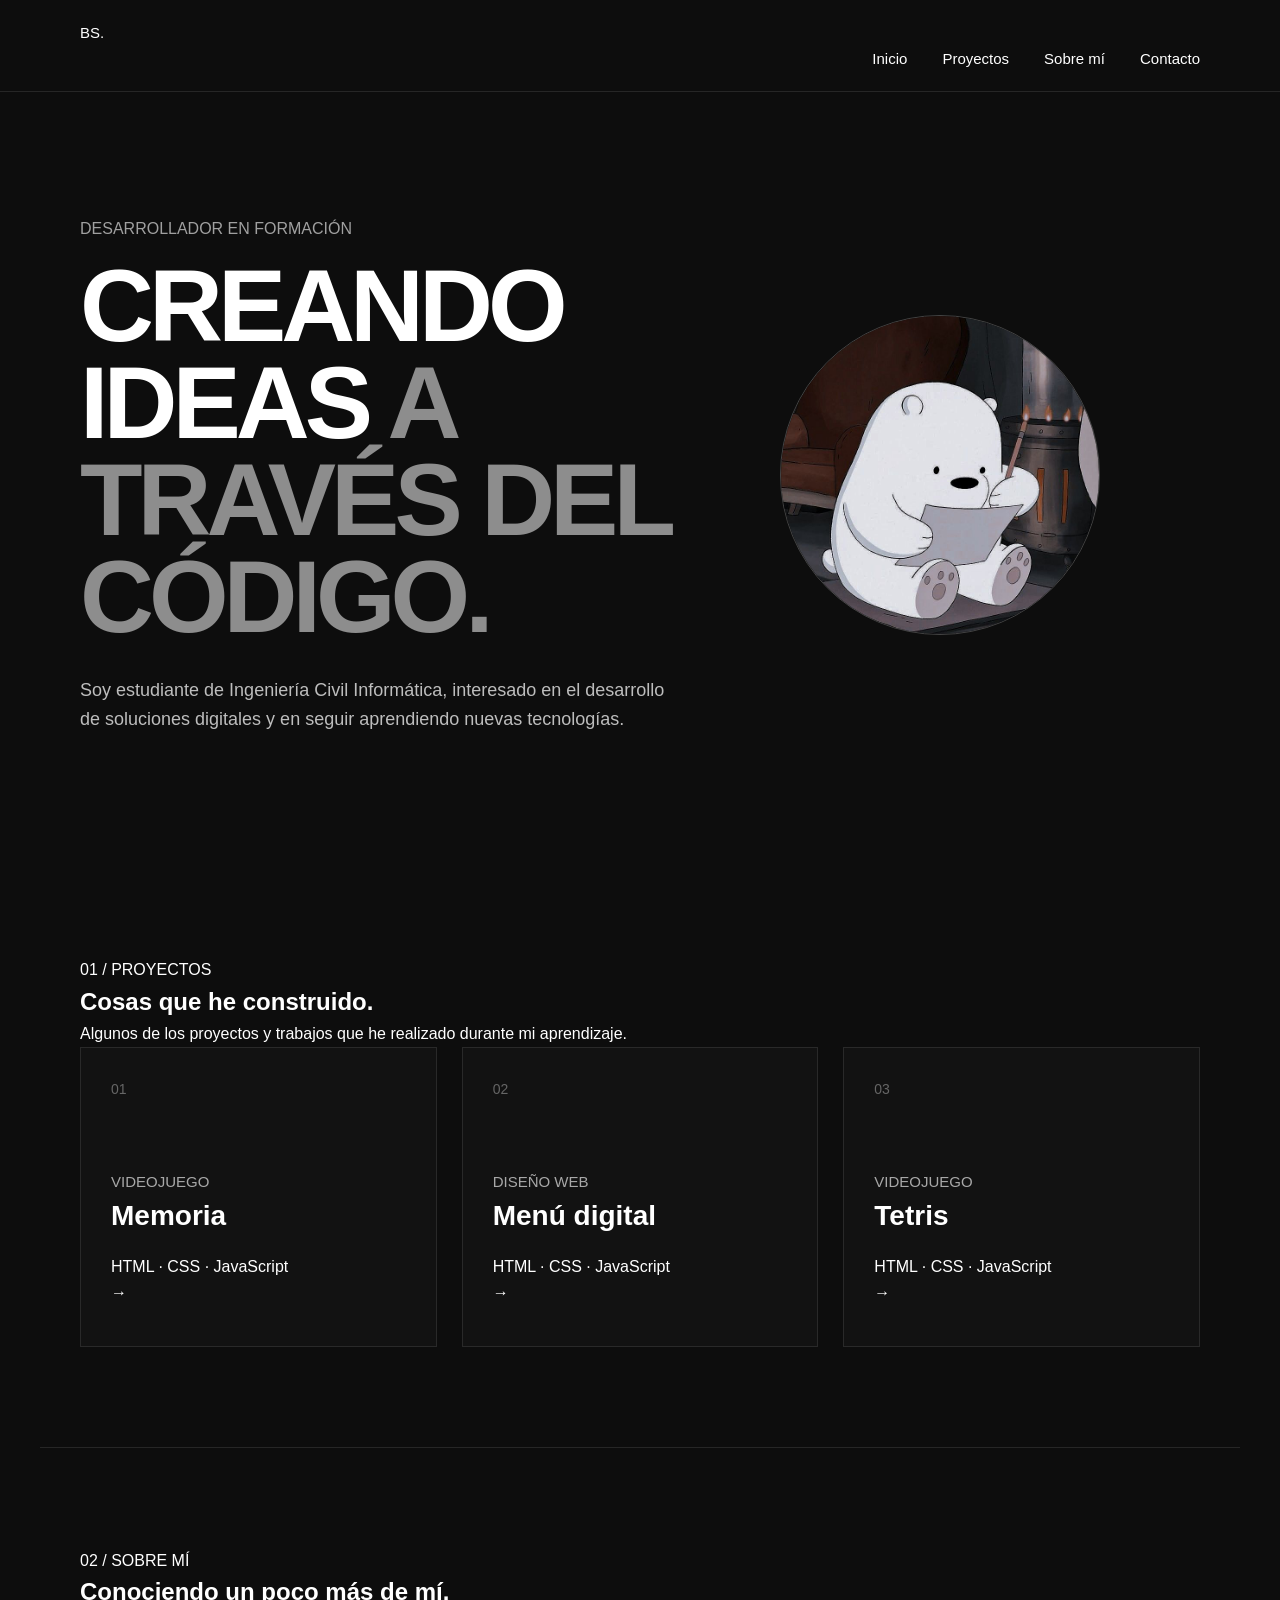
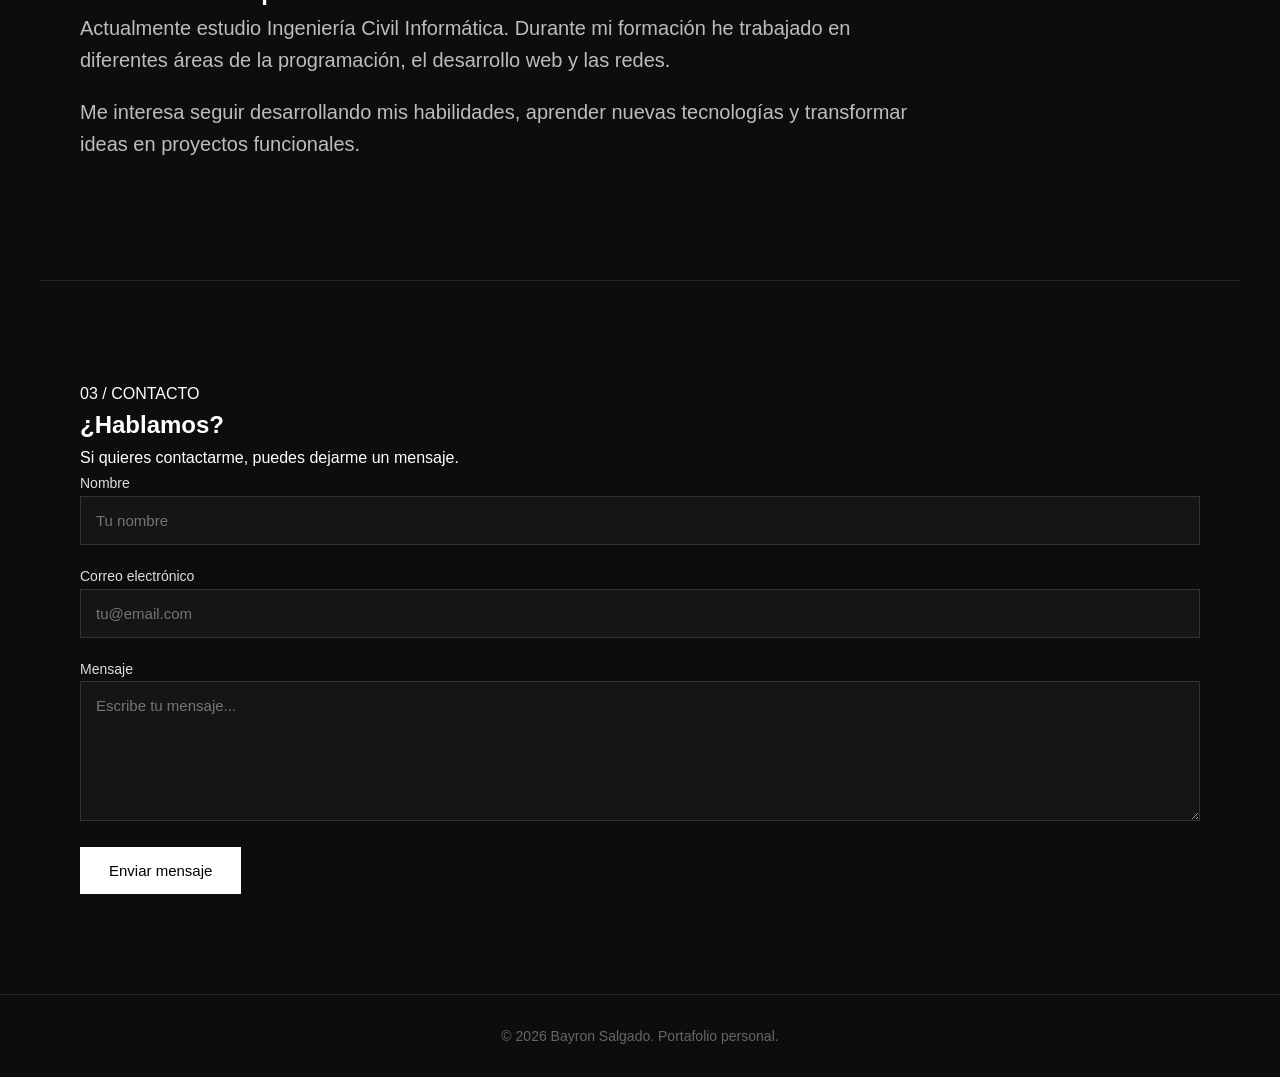
<file: index.html>
<!DOCTYPE html>
<html lang="es">

<head>
    <meta charset="UTF-8">
    <meta name="viewport" content="width=device-width, initial-scale=1.0">

    <title>Portafolio | Bayron Salgado</title>

    <link rel="stylesheet" href="assets/css/style.css">
</head>

<body>

    <!-- ENCABEZADO -->
    <header>

        <nav class="navbar" aria-label="Navegación principal">

            <a href="index.html" class="logo">
                BS.
            </a>

            <ul class="nav-links">

                <li>
                    <a href="#inicio">Inicio</a>
                </li>

                <li>
                    <a href="#proyectos">Proyectos</a>
                </li>

                <li>
                    <a href="#sobre-mi">Sobre mí</a>
                </li>

                <li>
                    <a href="#contacto">Contacto</a>
                </li>

            </ul>

        </nav>

    </header>


    <!-- CONTENIDO PRINCIPAL -->
    <main>


        <!-- ==============================
             INICIO
             ============================== -->

        <section id="inicio" class="hero">

            <div class="hero-text">

                <p class="hero-tag">
                    DESARROLLADOR EN FORMACIÓN
                </p>

                <h1>
                    CREANDO IDEAS
                    <span>A TRAVÉS DEL CÓDIGO.</span>
                </h1>

                <p class="hero-description">
                    Soy estudiante de Ingeniería Civil Informática,
                    interesado en el desarrollo de soluciones digitales
                    y en seguir aprendiendo nuevas tecnologías.
                </p>

            </div>


            <div class="hero-image">

                <div class="image-circle">

                    <img src="assets/img/polar.jpeg" alt="Foto de Bayron Salgado">

                </div>

            </div>

        </section>



        <!-- ==============================
             PROYECTOS
             ============================== -->

        <section id="proyectos" class="projects">

            <div class="section-header">

                <p class="section-tag">
                    01 / PROYECTOS
                </p>

                <h2>
                    Cosas que he
                    <span>construido.</span>
                </h2>

                <p>
                    Algunos de los proyectos y trabajos que he realizado
                    durante mi aprendizaje.
                </p>

            </div>


            <div class="project-grid">


                <!-- JUEGO DE MEMORIA -->

                <a href="proyectos/memoria/index.html" class="project-card">

                    <div class="project-number">
                        01
                    </div>

                    <div class="project-content">

                        <p>
                            VIDEOJUEGO
                        </p>

                        <h3>
                            Memoria
                        </h3>

                        <span>
                            HTML · CSS · JavaScript
                        </span>

                    </div>

                    <div class="project-arrow">
                        →
                    </div>

                </a>



                <!-- PROYECTO 2 -->

                <a href="proyectos/menu/index.html" class="project-card">

                    <div class="project-number">
                        02
                    </div>

                    <div class="project-content">

                        <p>
                            DISEÑO WEB
                        </p>

                        <h3>
                            Menú digital
                        </h3>

                        <span>
                            HTML · CSS · JavaScript
                        </span>

                    </div>

                    <div class="project-arrow">
                        →
                    </div>

                </a>



                <!-- PROYECTO 4 -->

                <a href="proyectos/tetris/index.html" class="project-card">

                    <div class="project-number">
                        03
                    </div>

                    <div class="project-content">

                        <p>
                            VIDEOJUEGO
                        </p>

                        <h3>
                            Tetris
                        </h3>

                        <span>
                            HTML · CSS · JavaScript
                        </span>

                    </div>

                    <div class="project-arrow">
                        →
                    </div>

                </a>

            </div>

        </section>



        <!-- ==============================
             SOBRE MÍ
             ============================== -->

        <section id="sobre-mi" class="about">

            <div class="section-header">

                <p class="section-tag">
                    02 / SOBRE MÍ
                </p>

                <h2>
                    Conociendo un poco
                    <span>más de mí.</span>
                </h2>

            </div>


            <div class="about-content">

                <p>
                    Actualmente estudio Ingeniería Civil Informática.
                    Durante mi formación he trabajado en diferentes áreas
                    de la programación, el desarrollo web y las redes.
                </p>

                <p>
                    Me interesa seguir desarrollando mis habilidades,
                    aprender nuevas tecnologías y transformar ideas
                    en proyectos funcionales.
                </p>

            </div>

        </section>



        <!-- ==============================
             CONTACTO
             ============================== -->

        <section id="contacto" class="contact">

            <div class="section-header">

                <p class="section-tag">
                    03 / CONTACTO
                </p>

                <h2>
                    ¿Hablamos?
                </h2>

                <p>
                    Si quieres contactarme, puedes dejarme un mensaje.
                </p>

            </div>


            <form class="contact-form">


                <div class="form-group">

                    <label for="nombre">
                        Nombre
                    </label>

                    <input
                        type="text"
                        id="nombre"
                        name="nombre"
                        placeholder="Tu nombre"
                    >

                </div>



                <div class="form-group">

                    <label for="correo">
                        Correo electrónico
                    </label>

                    <input
                        type="email"
                        id="correo"
                        name="correo"
                        placeholder="tu@email.com"
                    >

                </div>



                <div class="form-group">

                    <label for="mensaje">
                        Mensaje
                    </label>

                    <textarea
                        id="mensaje"
                        name="mensaje"
                        rows="6"
                        placeholder="Escribe tu mensaje..."
                    ></textarea>

                </div>



                <button type="submit">
                    Enviar mensaje
                </button>

            </form>

        </section>

    </main>



    <!-- PIE DE PÁGINA -->

    <footer>

        <p>
            © 2026 Bayron Salgado. Portafolio personal.
        </p>

    </footer>


</body>

</html>
</file>
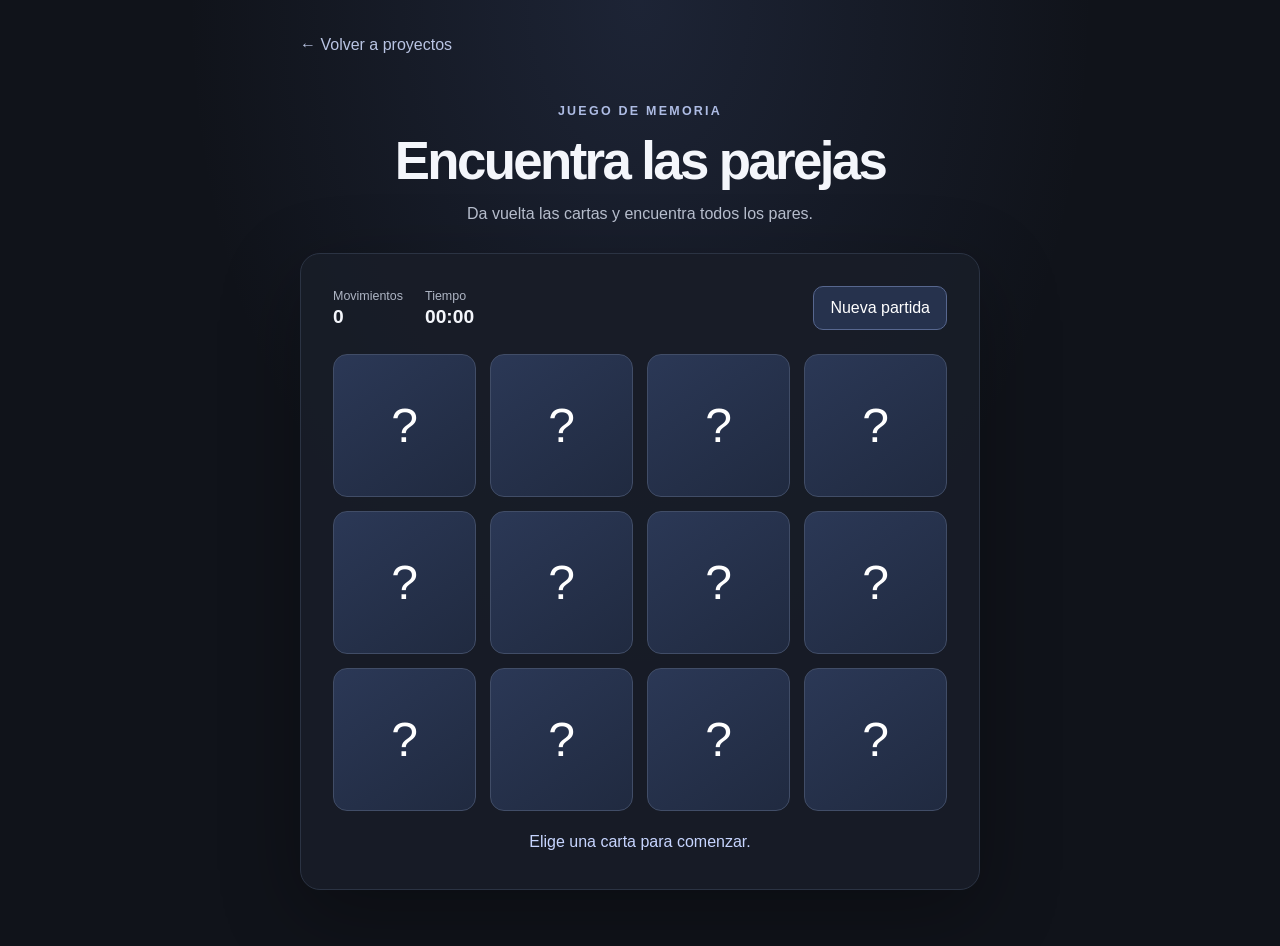
<file: proyectos/memoria/index.html>
<!DOCTYPE html>
<html lang="es">

<head>
    <meta charset="UTF-8">
    <meta name="viewport" content="width=device-width, initial-scale=1.0">
    <meta name="theme-color" content="#10131a">
    <title>Memoria | Bayron Salgado</title>
    <link rel="stylesheet" href="style.css">
    <script src="script.js" defer></script>
</head>

<body>
    <main class="game">
        <a class="back-link" href="../../index.html#proyectos">← Volver a proyectos</a>

        <header class="game-header">
            <p class="eyebrow">JUEGO DE MEMORIA</p>
            <h1>Encuentra las parejas</h1>
            <p class="intro">Da vuelta las cartas y encuentra todos los pares.</p>
        </header>

        <section class="game-panel" aria-label="Partida de memoria">
            <div class="game-toolbar">
                <div class="stat">
                    <span class="stat-label">Movimientos</span>
                    <strong id="moves">0</strong>
                </div>
                <div class="stat">
                    <span class="stat-label">Tiempo</span>
                    <strong id="timer" role="timer" aria-live="off">00:00</strong>
                </div>
                <button class="restart-button" id="restart" type="button">Nueva partida</button>
            </div>

            <div class="card-grid" id="card-grid" aria-label="Cartas del juego"></div>
            <p class="game-message" id="game-message" role="status" aria-live="polite">
                Elige una carta para comenzar.
            </p>
        </section>
    </main>
</body>

</html>
</file>
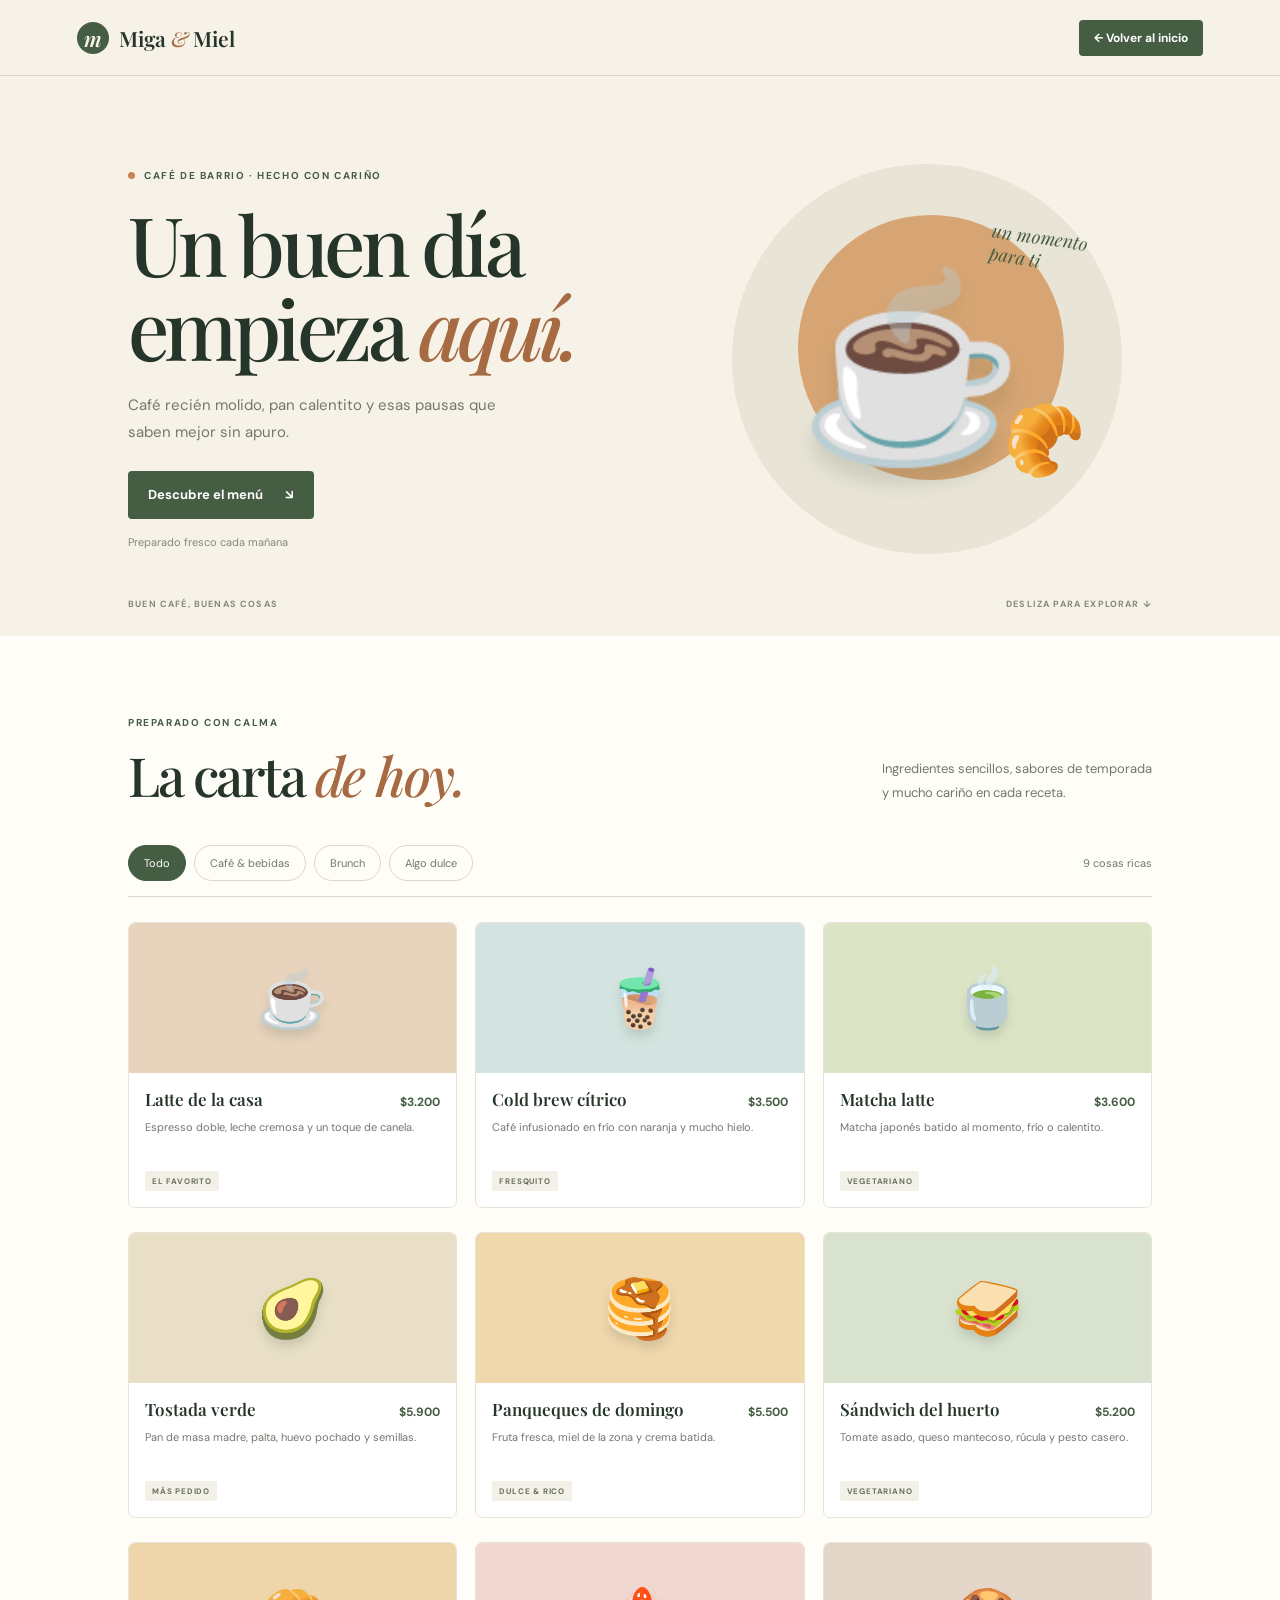
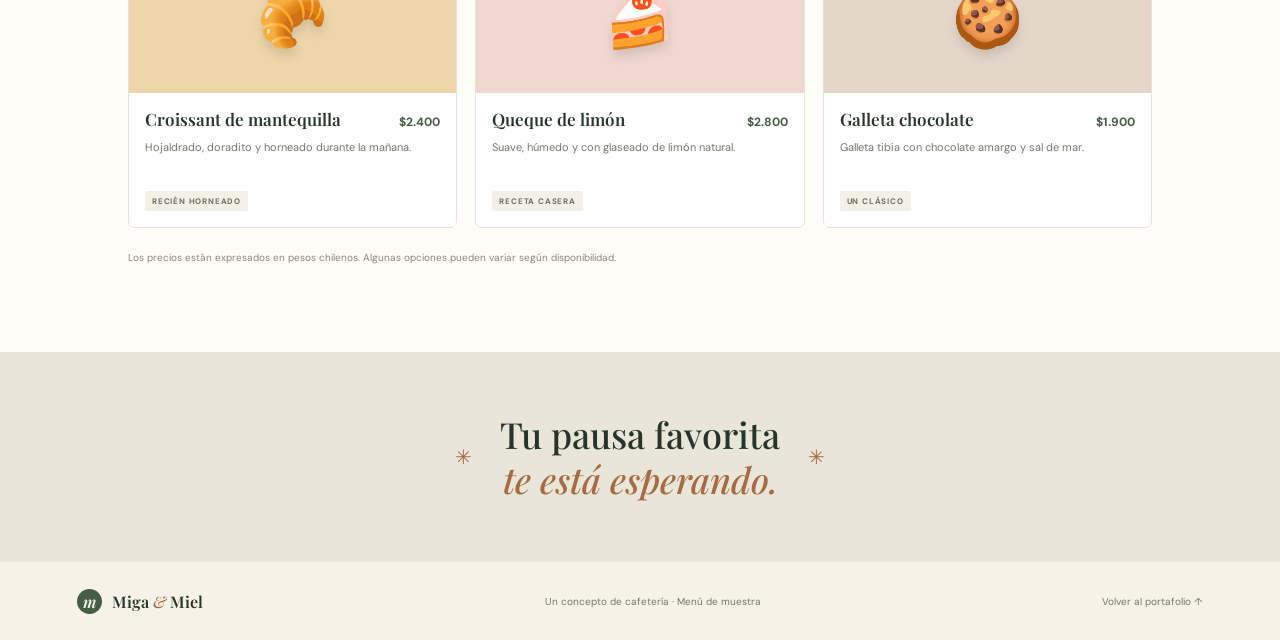
<file: proyectos/menu/index.html>
<!DOCTYPE html>
<html lang="es">
<head>
    <meta charset="UTF-8">
    <meta name="viewport" content="width=device-width, initial-scale=1">
    <meta name="theme-color" content="#f7f2e8">
    <meta name="description" content="Menú digital de Miga y Miel, una cafetería de barrio.">
    <title>Menú | Miga y Miel</title>
    <link rel="stylesheet" href="style.css">
    <script src="script.js" defer></script>
</head>
<body>
    <header class="site-header">
        <a class="brand" href="#inicio" aria-label="Miga y Miel, inicio">
            <span class="brand-mark" aria-hidden="true">m</span>
            <span>Miga <i>&</i> Miel</span>
        </a>
        <a class="header-link" href="../../index.html">← Volver al inicio</a>
    </header>

    <main>
        <section class="hero" id="inicio">
            <div class="hero-copy">
                <p class="eyebrow"><span></span> CAFÉ DE BARRIO · HECHO CON CARIÑO</p>
                <h1>Un buen día<br>empieza <em>aquí.</em></h1>
                <p class="hero-description">Café recién molido, pan calentito y esas pausas que saben mejor sin apuro.</p>
                <a class="hero-button" href="#menu">Descubre el menú <span aria-hidden="true">↘</span></a>
                <p class="hero-note">Preparado fresco cada mañana</p>
            </div>
            <div class="hero-art" aria-label="Ilustración de una taza de café y un croissant" role="img">
                <span class="sun-shape"></span>
                <span class="coffee-cup" aria-hidden="true">☕</span>
                <span class="croissant" aria-hidden="true">🥐</span>
                <span class="art-caption">un momento<br>para ti</span>
            </div>
            <div class="hero-bottom">
                <span>BUEN CAFÉ, BUENAS COSAS</span>
                <span>DESLIZA PARA EXPLORAR ↓</span>
            </div>
        </section>

        <section class="menu-section" id="menu">
            <div class="section-heading">
                <div>
                    <p class="eyebrow">PREPARADO CON CALMA</p>
                    <h2>La carta <em>de hoy.</em></h2>
                </div>
                <p>Ingredientes sencillos, sabores de temporada<br class="desktop-break"> y mucho cariño en cada receta.</p>
            </div>

            <div class="menu-toolbar">
                <div class="filters" role="group" aria-label="Filtrar productos por categoría">
                    <button class="filter-button is-active" type="button" data-filter="todos" aria-pressed="true">Todo</button>
                    <button class="filter-button" type="button" data-filter="cafe" aria-pressed="false">Café & bebidas</button>
                    <button class="filter-button" type="button" data-filter="brunch" aria-pressed="false">Brunch</button>
                    <button class="filter-button" type="button" data-filter="dulce" aria-pressed="false">Algo dulce</button>
                </div>
                <p class="menu-count" id="menu-count" aria-live="polite">9 cosas ricas</p>
            </div>

            <div class="menu-grid" id="menu-grid">
                <article class="menu-card" data-category="cafe">
                    <div class="dish-art art-latte" aria-hidden="true"><span>☕</span></div>
                    <div class="dish-info">
                        <div class="dish-title"><h3>Latte de la casa</h3><span>$3.200</span></div>
                        <p>Espresso doble, leche cremosa y un toque de canela.</p>
                        <span class="dish-tag">EL FAVORITO</span>
                    </div>
                </article>
                <article class="menu-card" data-category="cafe">
                    <div class="dish-art art-cold" aria-hidden="true"><span>🧋</span></div>
                    <div class="dish-info">
                        <div class="dish-title"><h3>Cold brew cítrico</h3><span>$3.500</span></div>
                        <p>Café infusionado en frío con naranja y mucho hielo.</p>
                        <span class="dish-tag">FRESQUITO</span>
                    </div>
                </article>
                <article class="menu-card" data-category="cafe">
                    <div class="dish-art art-matcha" aria-hidden="true"><span>🍵</span></div>
                    <div class="dish-info">
                        <div class="dish-title"><h3>Matcha latte</h3><span>$3.600</span></div>
                        <p>Matcha japonés batido al momento, frío o calentito.</p>
                        <span class="dish-tag">VEGETARIANO</span>
                    </div>
                </article>
                <article class="menu-card" data-category="brunch">
                    <div class="dish-art art-toast" aria-hidden="true"><span>🥑</span></div>
                    <div class="dish-info">
                        <div class="dish-title"><h3>Tostada verde</h3><span>$5.900</span></div>
                        <p>Pan de masa madre, palta, huevo pochado y semillas.</p>
                        <span class="dish-tag">MÁS PEDIDO</span>
                    </div>
                </article>
                <article class="menu-card" data-category="brunch">
                    <div class="dish-art art-pancakes" aria-hidden="true"><span>🥞</span></div>
                    <div class="dish-info">
                        <div class="dish-title"><h3>Panqueques de domingo</h3><span>$5.500</span></div>
                        <p>Fruta fresca, miel de la zona y crema batida.</p>
                        <span class="dish-tag">DULCE & RICO</span>
                    </div>
                </article>
                <article class="menu-card" data-category="brunch">
                    <div class="dish-art art-sandwich" aria-hidden="true"><span>🥪</span></div>
                    <div class="dish-info">
                        <div class="dish-title"><h3>Sándwich del huerto</h3><span>$5.200</span></div>
                        <p>Tomate asado, queso mantecoso, rúcula y pesto casero.</p>
                        <span class="dish-tag">VEGETARIANO</span>
                    </div>
                </article>
                <article class="menu-card" data-category="dulce">
                    <div class="dish-art art-croissant" aria-hidden="true"><span>🥐</span></div>
                    <div class="dish-info">
                        <div class="dish-title"><h3>Croissant de mantequilla</h3><span>$2.400</span></div>
                        <p>Hojaldrado, doradito y horneado durante la mañana.</p>
                        <span class="dish-tag">RECIÉN HORNEADO</span>
                    </div>
                </article>
                <article class="menu-card" data-category="dulce">
                    <div class="dish-art art-cake" aria-hidden="true"><span>🍰</span></div>
                    <div class="dish-info">
                        <div class="dish-title"><h3>Queque de limón</h3><span>$2.800</span></div>
                        <p>Suave, húmedo y con glaseado de limón natural.</p>
                        <span class="dish-tag">RECETA CASERA</span>
                    </div>
                </article>
                <article class="menu-card" data-category="dulce">
                    <div class="dish-art art-cookie" aria-hidden="true"><span>🍪</span></div>
                    <div class="dish-info">
                        <div class="dish-title"><h3>Galleta chocolate</h3><span>$1.900</span></div>
                        <p>Galleta tibia con chocolate amargo y sal de mar.</p>
                        <span class="dish-tag">UN CLÁSICO</span>
                    </div>
                </article>
            </div>
            <p class="menu-footnote">Los precios están expresados en pesos chilenos. Algunas opciones pueden variar según disponibilidad.</p>
        </section>

        <section class="closing-note">
            <span aria-hidden="true">✳</span>
            <p>Tu pausa favorita<br><em>te está esperando.</em></p>
            <span aria-hidden="true">✳</span>
        </section>
    </main>

    <footer class="site-footer">
        <a class="brand footer-brand" href="#inicio"><span class="brand-mark" aria-hidden="true">m</span><span>Miga <i>&</i> Miel</span></a>
        <p>Un concepto de cafetería · Menú de muestra</p>
        <a href="../../index.html#proyectos">Volver al portafolio ↑</a>
    </footer>
</body>
</html>
</file>
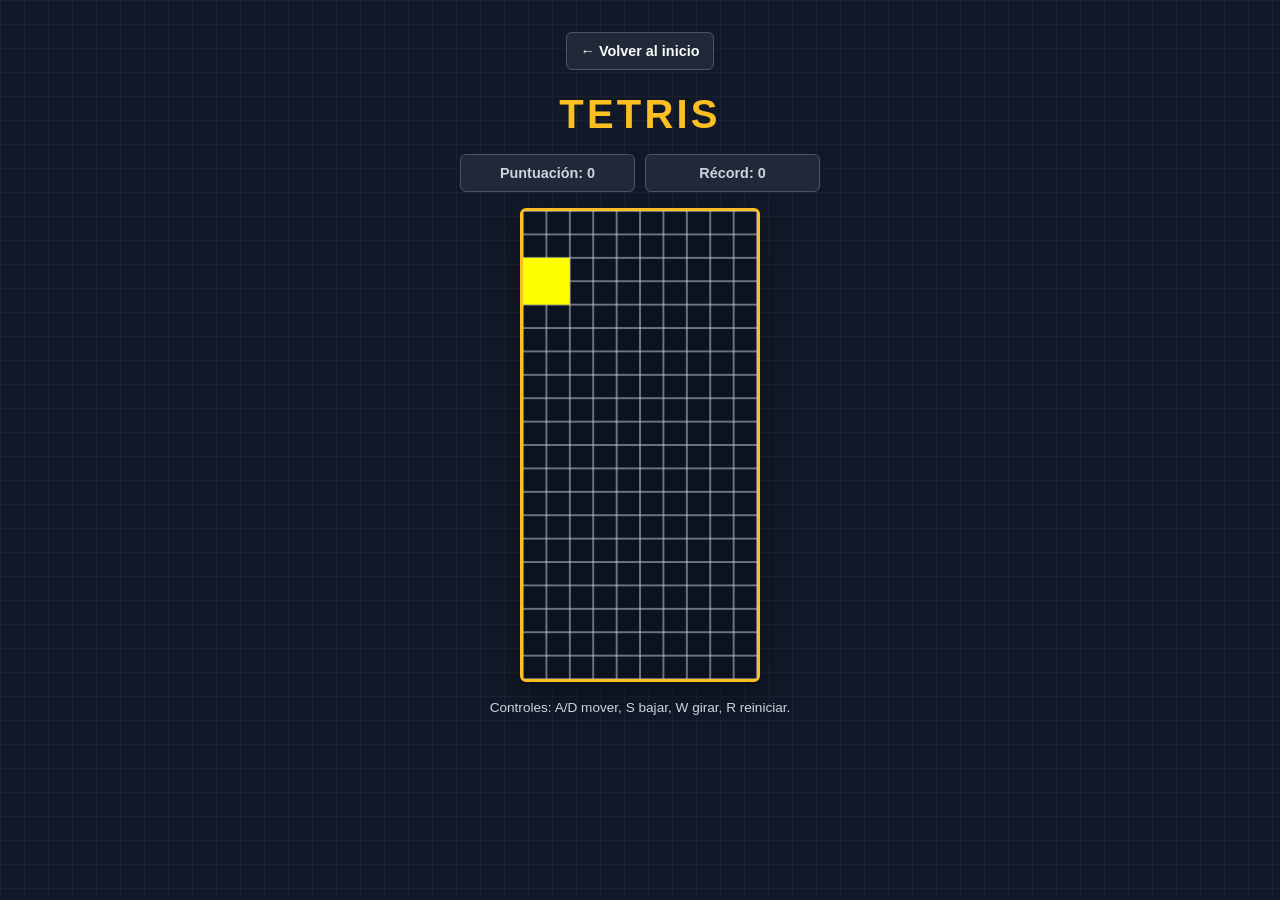
<file: proyectos/tetris/index.html>
<!DOCTYPE html>
<html lang="es-CL">

<head>
    <meta charset="UTF-8">
    <meta name="viewport" content="width=device-width, initial-scale=1.0">
    <title>Tetris</title>
    <link rel="stylesheet" href="style.css">
</head>

<body>
    <main>
        <a class="back-link" href="../../index.html">← Volver al inicio</a>
        <h1>Tetris</h1>

        <div class="marcador" aria-live="polite">
            <p id="puntuacion">Puntuación: 0</p>
            <p id="record">Récord: 0</p>
        </div>

        <canvas id="tablero" width="240" height="480" aria-label="Tablero de Tetris">
            Tu navegador no admite canvas.
        </canvas>

        <p>Controles: A/D mover, S bajar, W girar, R reiniciar.</p>
    </main>

    <script src="script.js"></script>
</body>
</html>
</file>
<file: assets/css/style.css>
/* ================================
   CONFIGURACIÓN GENERAL
================================ */

* {
    margin: 0;
    padding: 0;
    box-sizing: border-box;
}

html {
    scroll-behavior: smooth;
}

body {
    font-family: Arial, Helvetica, sans-serif;
    background-color: #0d0d0d;
    color: #ffffff;
    line-height: 1.6;
}

/* ================================
   NAVEGACIÓN
================================ */

header {
    width: 100%;
    border-bottom: 1px solid #262626;
    background-color: #0d0d0d;
}

nav {
    max-width: 1200px;
    margin: auto;
    padding: 20px 40px;
}

nav ul {
    list-style: none;
    display: flex;
    justify-content: flex-end;
    align-items: center;
    gap: 35px;
}

nav a {
    color: #ffffff;
    text-decoration: none;
    font-size: 15px;
    transition: color 0.3s ease;
}

nav a:hover {
    color: #9b9b9b;
}

nav a:focus {
    outline: 2px solid #ffffff;
    outline-offset: 5px;
}

/* ================================
   CONTENEDOR GENERAL
================================ */

main {
    max-width: 1200px;
    margin: auto;
}

section {
    padding: 100px 40px;
}

/* ================================
   INICIO / HERO
================================ */

.hero {
    min-height: 85vh;
    display: flex;
    align-items: center;
}

.hero-content {
    width: 100%;
    display: flex;
    justify-content: space-between;
    align-items: center;
    gap: 80px;
}

.hero-text {
    max-width: 700px;
}

.hero-text p:first-child {
    color: #a0a0a0;
    font-size: 16px;
    margin-bottom: 15px;
}

.hero-text h1 {
    font-size: clamp(55px, 8vw, 110px);
    line-height: 0.95;
    letter-spacing: -5px;
    margin-bottom: 30px;
    font-weight: 800;
}

.hero-text h1 span {
    color: #8d8d8d;
}

.hero-description {
    max-width: 600px;
    color: #bdbdbd;
    font-size: 18px;
}

/* ================================
   IMAGEN / CÍRCULO
================================ */

.image-circle {
    width: 320px;
    height: 320px;
    min-width: 320px;
    border-radius: 50%;
    border: 1px solid #444444;
    display: flex;
    justify-content: center;
    align-items: center;
    background-color: #171717;
    overflow: hidden;
}

.image-circle span {
    font-size: 70px;
    font-weight: bold;
    color: #555555;
}

.image-circle img {
    width: 100%;
    height: 100%;
    object-fit: cover;
}

/* ================================
   TÍTULOS DE SECCIÓN
================================ */

.section-title {
    margin-bottom: 50px;
}

.section-title p {
    color: #777777;
    font-size: 14px;
    margin-bottom: 8px;
    text-transform: uppercase;
    letter-spacing: 2px;
}

.section-title h2 {
    font-size: 48px;
    line-height: 1;
}

/* ================================
   PROYECTOS
================================ */

.project-grid {
    display: grid;
    grid-template-columns: repeat(3, 1fr);
    gap: 25px;
}

.project-card {
    display: block;
    min-height: 300px;
    padding: 30px;
    border: 1px solid #292929;
    background-color: #121212;
    color: #ffffff;
    text-decoration: none;
    transition: transform 0.3s ease,
                border-color 0.3s ease,
                background-color 0.3s ease;
}

.project-card:hover {
    transform: translateY(-8px);
    border-color: #777777;
    background-color: #181818;
}

.project-card:focus {
    outline: 2px solid #ffffff;
    outline-offset: 5px;
}

.project-number {
    color: #666666;
    font-size: 14px;
    margin-bottom: 70px;
}

.project-card h3 {
    font-size: 28px;
    margin-bottom: 15px;
}

.project-card p {
    color: #a8a8a8;
    font-size: 15px;
}

/* ================================
   SOBRE MÍ
================================ */

.about {
    border-top: 1px solid #262626;
}

.about-content {
    max-width: 850px;
}

.about-content p {
    color: #bdbdbd;
    font-size: 20px;
    margin-bottom: 20px;
}

/* ================================
   CONTACTO
================================ */

.contact {
    border-top: 1px solid #262626;
}

.contact-content {
    display: grid;
    grid-template-columns: 1fr 1fr;
    gap: 80px;
}

.contact-text p {
    color: #a8a8a8;
    max-width: 500px;
}

.contact-form {
    display: flex;
    flex-direction: column;
    gap: 18px;
}

.contact-form label {
    font-size: 14px;
    color: #dddddd;
}

.contact-form input,
.contact-form textarea {
    width: 100%;
    padding: 15px;
    background-color: #151515;
    border: 1px solid #333333;
    color: #ffffff;
    font-family: inherit;
    font-size: 15px;
}

.contact-form textarea {
    min-height: 140px;
    resize: vertical;
}

.contact-form input:focus,
.contact-form textarea:focus {
    outline: 2px solid #ffffff;
    outline-offset: 2px;
    border-color: #ffffff;
}

.contact-form button {
    width: fit-content;
    padding: 14px 28px;
    border: 1px solid #ffffff;
    background-color: #ffffff;
    color: #000000;
    font-size: 15px;
    cursor: pointer;
    transition: background-color 0.3s ease,
                color 0.3s ease;
}

.contact-form button:hover {
    background-color: #0d0d0d;
    color: #ffffff;
}

.contact-form button:focus {
    outline: 2px solid #ffffff;
    outline-offset: 4px;
}

/* ================================
   FOOTER
================================ */

footer {
    border-top: 1px solid #262626;
    padding: 30px 40px;
    text-align: center;
    color: #666666;
    font-size: 14px;
}

/* ================================
   PÁGINAS DE PROYECTOS
================================ */

.project-page {
    max-width: 1000px;
    margin: auto;
    padding: 80px 40px;
}

.back-link {
    display: inline-block;
    margin-bottom: 60px;
    color: #a8a8a8;
    text-decoration: none;
    transition: color 0.3s ease;
}

.back-link:hover {
    color: #ffffff;
}

.back-link:focus {
    outline: 2px solid #ffffff;
    outline-offset: 5px;
}

.project-header {
    margin-bottom: 60px;
}

.project-header p {
    color: #777777;
    font-size: 14px;
    text-transform: uppercase;
    letter-spacing: 2px;
    margin-bottom: 15px;
}

.project-header h1 {
    font-size: clamp(50px, 8vw, 90px);
    line-height: 0.95;
    letter-spacing: -4px;
}

.project-description {
    color: #bdbdbd;
    font-size: 18px;
    max-width: 750px;
    margin-top: 30px;
}

.project-info {
    display: grid;
    grid-template-columns: 1fr 1fr;
    gap: 30px;
    margin-top: 60px;
}

.project-box {
    border: 1px solid #292929;
    background-color: #121212;
    padding: 30px;
}

.project-box h2 {
    font-size: 20px;
    margin-bottom: 15px;
}

.project-box p,
.project-box li {
    color: #a8a8a8;
}

.project-box ul {
    padding-left: 20px;
}

.project-image {
    width: 100%;
    min-height: 350px;
    margin-top: 60px;
    border: 1px solid #292929;
    background-color: #151515;
    display: flex;
    justify-content: center;
    align-items: center;
    color: #555555;
}

.project-image img {
    width: 100%;
    display: block;
}

/* ================================
   TABLET
================================ */

@media (max-width: 900px) {

    nav {
        padding: 20px 25px;
    }

    nav ul {
        gap: 20px;
    }

    section {
        padding: 80px 25px;
    }

    .hero-content {
        gap: 40px;
    }

    .image-circle {
        width: 240px;
        height: 240px;
        min-width: 240px;
    }

    .project-grid {
        grid-template-columns: repeat(2, 1fr);
    }

    .contact-content {
        grid-template-columns: 1fr;
        gap: 50px;
    }

    .project-page {
        padding: 60px 25px;
    }
}

/* ================================
   MÓVIL
================================ */

@media (max-width: 600px) {

    nav {
        padding: 18px 20px;
    }

    nav ul {
        justify-content: center;
        flex-wrap: wrap;
        gap: 15px 20px;
    }

    nav a {
        font-size: 14px;
    }

    section {
        padding: 65px 20px;
    }

    .hero {
        min-height: auto;
        padding-top: 70px;
    }

    .hero-content {
        flex-direction: column;
        align-items: flex-start;
        gap: 50px;
    }

    .hero-text h1 {
        font-size: clamp(50px, 17vw, 85px);
        letter-spacing: -3px;
    }

    .hero-description {
        font-size: 16px;
    }

    .image-circle {
        width: 220px;
        height: 220px;
        min-width: 220px;
        align-self: center;
    }

    .section-title h2 {
        font-size: 38px;
    }

    .project-grid {
        grid-template-columns: 1fr;
    }

    .project-card {
        min-height: 250px;
    }

    .about-content p {
        font-size: 17px;
    }

    .project-info {
        grid-template-columns: 1fr;
    }

    .project-page {
        padding: 45px 20px;
    }

    .project-header h1 {
        font-size: 52px;
        letter-spacing: -3px;
    }

    .project-description {
        font-size: 16px;
    }

    footer {
        padding: 25px 20px;
    }
}
</file>
<file: proyectos/memoria/style.css>
:root {
    color-scheme: dark;
    font-family: Arial, Helvetica, sans-serif;
    background: #10131a;
    color: #f4f6fb;
    font-synthesis: none;
    text-rendering: optimizeLegibility;
}

* {
    box-sizing: border-box;
}

body {
    min-width: 320px;
    min-height: 100vh;
    margin: 0;
    background:
        radial-gradient(ellipse at 50% 0, rgba(81, 104, 164, 0.2), transparent 50%),
        #10131a;
}

button,
a {
    font: inherit;
}

.game {
    width: min(100% - 40px, 680px);
    margin: 0 auto;
    padding: 36px 0 56px;
}

.back-link {
    color: #b9c4e3;
    text-decoration: none;
}

.back-link:hover,
.back-link:focus-visible {
    color: #ffffff;
    text-decoration: underline;
}

.game-header {
    margin: 50px 0 30px;
    text-align: center;
}

.eyebrow {
    margin: 0 0 12px;
    color: #aebce4;
    font-size: 0.78rem;
    font-weight: 700;
    letter-spacing: 0.18em;
}

h1 {
    margin: 0;
    font-size: clamp(2rem, 7vw, 3.3rem);
    letter-spacing: -0.05em;
}

.intro {
    margin: 14px 0 0;
    color: #b6bdcc;
}

.game-panel {
    padding: clamp(18px, 5vw, 32px);
    border: 1px solid #2b3343;
    border-radius: 20px;
    background: rgba(24, 29, 40, 0.92);
    box-shadow: 0 24px 80px rgba(0, 0, 0, 0.3);
}

.game-toolbar {
    display: flex;
    align-items: center;
    gap: 22px;
    margin-bottom: 24px;
}

.stat {
    display: grid;
    gap: 3px;
}

.stat-label {
    color: #aeb5c4;
    font-size: 0.78rem;
}

.stat strong {
    font-size: 1.2rem;
    font-variant-numeric: tabular-nums;
}

.restart-button {
    min-height: 44px;
    margin-left: auto;
    padding: 0 16px;
    border: 1px solid #57678f;
    border-radius: 10px;
    background: #26324d;
    color: #ffffff;
    cursor: pointer;
    transition: background-color 160ms ease, transform 160ms ease;
}

.restart-button:hover {
    transform: translateY(-1px);
    background: #344467;
}

.restart-button:focus-visible,
.memory-card:focus-visible {
    outline: 3px solid #c7d5ff;
    outline-offset: 3px;
}

.card-grid {
    display: grid;
    grid-template-columns: repeat(4, minmax(0, 1fr));
    gap: clamp(8px, 2vw, 14px);
}

.memory-card {
    display: grid;
    min-width: 0;
    aspect-ratio: 1;
    place-items: center;
    border: 1px solid #414d67;
    border-radius: 14px;
    background: linear-gradient(145deg, #2b3856, #202a40);
    color: #ffffff;
    cursor: pointer;
    font-size: clamp(1.8rem, 8vw, 3rem);
    transition: transform 160ms ease, background-color 160ms ease, border-color 160ms ease;
}

.memory-card:not(:disabled):hover {
    transform: translateY(-3px);
    border-color: #93a9e2;
}

.memory-card.is-revealed {
    background: #f1f4fb;
    color: #20283a;
}

.memory-card.is-matched {
    border-color: #69c69a;
    background: #1d493b;
    cursor: default;
}

.game-message {
    min-height: 1.5em;
    margin: 22px 0 0;
    color: #c7d5ff;
    text-align: center;
}

@media (max-width: 480px) {
    .game {
        width: min(100% - 28px, 680px);
        padding-top: 24px;
    }

    .game-header {
        margin-top: 42px;
    }

    .game-toolbar {
        flex-wrap: wrap;
        gap: 12px 20px;
    }

    .restart-button {
        width: 100%;
        margin: 4px 0 0;
    }

    .memory-card {
        border-radius: 10px;
    }
}

@media (prefers-reduced-motion: reduce) {
    *,
    *::before,
    *::after {
        scroll-behavior: auto !important;
        transition-duration: 0.01ms !important;
    }
}
</file>
<file: proyectos/menu/style.css>
@import url("https://fonts.googleapis.com/css2?family=DM+Sans:wght@400;500;600;700&family=Playfair+Display:ital,wght@0,500;0,600;0,700;1,500;1,600&display=swap");

:root {
    font-family: "DM Sans", Arial, sans-serif;
    color: #26352a;
    background: #f7f2e8;
    font-synthesis: none;
    text-rendering: optimizeLegibility;
    --ink: #26352a;
    --muted: #72786e;
    --green: #455d43;
    --cream: #f7f2e8;
    --line: #ddd7ca;
    --serif: "Playfair Display", Georgia, serif;
}

* {
    box-sizing: border-box;
}

html {
    scroll-behavior: smooth;
}

body {
    min-width: 320px;
    margin: 0;
}

a {
    color: inherit;
}

.site-header {
    height: 76px;
    padding: 0 max(6vw, 24px);
    display: flex;
    justify-content: space-between;
    align-items: center;
    border-bottom: 1px solid var(--line);
}

.brand {
    display: inline-flex;
    align-items: center;
    gap: 10px;
    color: var(--ink);
    font-family: var(--serif);
    font-size: 21px;
    font-weight: 600;
    text-decoration: none;
}

.brand i {
    color: #a26d42;
    font-weight: 500;
}

.brand-mark {
    width: 32px;
    height: 32px;
    display: grid;
    place-items: center;
    border-radius: 50%;
    background: var(--green);
    color: var(--cream);
    font-family: var(--serif);
    font-size: 21px;
    font-style: italic;
}

.header-link {
    padding: 10px 15px;
    border-radius: 4px;
    background: var(--green);
    color: white;
    font-size: 12px;
    font-weight: 700;
    text-decoration: none;
    transition: background-color 160ms ease;
}

.header-link:hover {
    background: #344a34;
}

.hero {
    position: relative;
    min-height: 560px;
    padding: 82px max(10vw, 30px) 76px;
    display: grid;
    grid-template-columns: 1fr 0.85fr;
    align-items: center;
    gap: 45px;
    overflow: hidden;
}

.hero-copy {
    position: relative;
    z-index: 1;
    max-width: 540px;
}

.eyebrow {
    margin: 0 0 20px;
    color: var(--green);
    font-size: 10px;
    font-weight: 700;
    letter-spacing: 0.16em;
}

.hero .eyebrow {
    display: flex;
    align-items: center;
    gap: 9px;
}

.hero .eyebrow span {
    width: 7px;
    height: 7px;
    border-radius: 50%;
    background: #c78354;
}

h1,
h2,
.closing-note p {
    font-family: var(--serif);
    font-weight: 500;
}

h1 {
    margin: 0;
    font-size: clamp(50px, 7vw, 82px);
    letter-spacing: -0.055em;
    line-height: 1.02;
}

h1 em,
h2 em,
.closing-note em {
    color: #a66b42;
    font-weight: 500;
}

.hero-description {
    max-width: 410px;
    margin: 22px 0 25px;
    color: var(--muted);
    font-size: 15px;
    line-height: 1.8;
}

.hero-button {
    min-height: 48px;
    padding: 0 20px;
    display: inline-flex;
    align-items: center;
    gap: 22px;
    border-radius: 4px;
    background: var(--green);
    color: white;
    font-size: 13px;
    font-weight: 700;
    text-decoration: none;
    transition: background-color 160ms ease, transform 160ms ease;
}

.hero-button:hover {
    transform: translateY(-2px);
    background: #344a34;
}

.hero-button:focus-visible,
.header-link:focus-visible,
.site-footer a:focus-visible {
    outline: 2px solid #a66b42;
    outline-offset: 4px;
}

.hero-note {
    margin: 16px 0 0;
    color: #85877d;
    font-size: 11px;
}

.hero-art {
    position: relative;
    width: min(100%, 390px);
    aspect-ratio: 1;
    justify-self: center;
    display: grid;
    place-items: center;
    border-radius: 50%;
    background: #e8e4d6;
}

.sun-shape {
    position: absolute;
    top: 13%;
    right: 15%;
    width: 68%;
    aspect-ratio: 1;
    border-radius: 50%;
    background: #d7a573;
}

.coffee-cup {
    position: relative;
    z-index: 1;
    margin: 5% 0 0 -8%;
    font-size: clamp(105px, 17vw, 180px);
    filter: drop-shadow(0 16px 9px #344a3426);
}

.croissant {
    position: absolute;
    right: 9%;
    bottom: 18%;
    z-index: 2;
    font-size: clamp(45px, 7vw, 68px);
    transform: rotate(-17deg);
}

.art-caption {
    position: absolute;
    right: 9%;
    top: 16%;
    color: var(--green);
    font-family: var(--serif);
    font-size: 18px;
    font-style: italic;
    line-height: 1.25;
    transform: rotate(8deg);
}

.hero-bottom {
    position: absolute;
    right: max(10vw, 30px);
    bottom: 26px;
    left: max(10vw, 30px);
    display: flex;
    justify-content: space-between;
    color: #85877d;
    font-size: 9px;
    font-weight: 700;
    letter-spacing: 0.13em;
}

.menu-section {
    padding: 80px max(10vw, 30px) 86px;
    background: #fffdf8;
}

.section-heading {
    display: flex;
    justify-content: space-between;
    align-items: flex-end;
    gap: 24px;
}

.section-heading .eyebrow {
    margin-bottom: 10px;
}

h2 {
    margin: 0;
    font-size: clamp(38px, 5vw, 54px);
    letter-spacing: -0.04em;
}

.section-heading > p {
    margin: 0 0 7px;
    color: var(--muted);
    font-size: 13px;
    line-height: 1.8;
}

.menu-toolbar {
    margin: 34px 0 25px;
    padding-bottom: 15px;
    display: flex;
    justify-content: space-between;
    align-items: center;
    gap: 16px;
    border-bottom: 1px solid var(--line);
}

.filters {
    display: flex;
    flex-wrap: wrap;
    gap: 8px;
}

.filter-button {
    min-height: 36px;
    padding: 0 15px;
    border: 1px solid var(--line);
    border-radius: 999px;
    background: transparent;
    color: var(--muted);
    cursor: pointer;
    font: inherit;
    font-size: 11px;
    transition: color 150ms ease, background-color 150ms ease, border-color 150ms ease;
}

.filter-button:hover,
.filter-button.is-active {
    border-color: var(--green);
    background: var(--green);
    color: white;
}

.filter-button:focus-visible {
    outline: 2px solid #a66b42;
    outline-offset: 3px;
}

.menu-count {
    flex: 0 0 auto;
    margin: 0;
    color: var(--muted);
    font-size: 11px;
}

.menu-grid {
    display: grid;
    grid-template-columns: repeat(3, minmax(0, 1fr));
    gap: 24px 18px;
}

.menu-card {
    min-width: 0;
    overflow: hidden;
    border: 1px solid #e8e3d8;
    border-radius: 7px;
    background: #fff;
    animation: card-in 220ms ease both;
}

.menu-card[hidden] {
    display: none;
}

.dish-art {
    height: 150px;
    display: grid;
    place-items: center;
}

.dish-art span {
    font-size: 57px;
    filter: drop-shadow(0 7px 5px #26352a22);
    transition: transform 180ms ease;
}

.menu-card:hover .dish-art span {
    transform: translateY(-4px) rotate(-4deg);
}

.art-latte { background: #e8d4bc; }
.art-cold { background: #d3e3df; }
.art-matcha { background: #dce4c6; }
.art-toast { background: #e8dfc6; }
.art-pancakes { background: #f0d7ac; }
.art-sandwich { background: #d9e2cf; }
.art-croissant { background: #efd5aa; }
.art-cake { background: #f0d7d0; }
.art-cookie { background: #e5d6ca; }

.dish-info {
    padding: 15px 16px 16px;
}

.dish-title {
    display: flex;
    justify-content: space-between;
    align-items: baseline;
    gap: 8px;
}

.dish-title h3 {
    margin: 0;
    font-family: var(--serif);
    font-size: 17px;
    font-weight: 600;
}

.dish-title > span {
    flex: 0 0 auto;
    color: var(--green);
    font-size: 12px;
    font-weight: 700;
}

.dish-info > p {
    min-height: 38px;
    margin: 8px 0 12px;
    color: var(--muted);
    font-size: 11px;
    line-height: 1.65;
}

.dish-tag {
    display: inline-block;
    padding: 5px 7px;
    border-radius: 2px;
    background: #f3f0e7;
    color: #69715e;
    font-size: 8px;
    font-weight: 700;
    letter-spacing: 0.1em;
}

.menu-footnote {
    margin: 22px 0 0;
    color: #85877d;
    font-size: 10px;
    line-height: 1.6;
}

.closing-note {
    min-height: 210px;
    padding: 35px 24px;
    display: flex;
    justify-content: center;
    align-items: center;
    gap: 28px;
    background: #e9e5d8;
    text-align: center;
}

.closing-note > span {
    color: #a66b42;
    font-size: 20px;
}

.closing-note p {
    margin: 0;
    font-size: clamp(25px, 4vw, 36px);
    line-height: 1.25;
}

.site-footer {
    min-height: 78px;
    padding: 18px max(6vw, 24px);
    display: flex;
    justify-content: space-between;
    align-items: center;
    gap: 16px;
}

.footer-brand {
    font-size: 16px;
}

.footer-brand .brand-mark {
    width: 25px;
    height: 25px;
    font-size: 16px;
}

.site-footer p,
.site-footer > a:last-child {
    margin: 0;
    color: var(--muted);
    font-size: 10px;
}

.site-footer > a:last-child {
    text-decoration: none;
}

@keyframes card-in {
    from {
        opacity: 0;
        transform: translateY(5px);
    }
    to {
        opacity: 1;
        transform: translateY(0);
    }
}

@media (max-width: 760px) {
    .hero {
        min-height: 500px;
        padding: 66px 7vw 72px;
        grid-template-columns: 1fr 0.8fr;
        gap: 15px;
    }

    .hero-art {
        width: 100%;
    }

    .menu-section {
        padding: 65px 7vw 70px;
    }

    .menu-grid {
        grid-template-columns: repeat(2, minmax(0, 1fr));
    }
}

@media (max-width: 520px) {
    .site-header {
        height: 64px;
    }

    .brand {
        font-size: 18px;
    }

    .hero {
        min-height: 0;
        padding: 56px 24px 62px;
        grid-template-columns: 1fr;
        gap: 35px;
    }

    .hero-art {
        width: min(78vw, 300px);
    }

    .hero-bottom {
        right: 24px;
        left: 24px;
        font-size: 7px;
    }

    .section-heading {
        align-items: flex-start;
        flex-direction: column;
        gap: 10px;
    }

    .menu-toolbar {
        align-items: flex-start;
        flex-direction: column;
        gap: 12px;
        margin-top: 27px;
    }

    .filters {
        gap: 6px;
    }

    .filter-button {
        min-height: 33px;
        padding: 0 11px;
        font-size: 10px;
    }

    .menu-grid {
        gap: 13px 10px;
    }

    .dish-art {
        height: 112px;
    }

    .dish-art span {
        font-size: 45px;
    }

    .dish-info {
        padding: 12px 11px;
    }

    .dish-title {
        align-items: flex-start;
        flex-direction: column;
        gap: 3px;
    }

    .dish-title h3 {
        font-size: 15px;
    }

    .dish-info > p {
        min-height: 54px;
        font-size: 10px;
    }

    .site-footer {
        padding: 20px 24px;
        flex-wrap: wrap;
    }

    .site-footer p {
        order: 1;
        width: 100%;
    }
}

@media (prefers-reduced-motion: reduce) {
    *,
    *::before,
    *::after {
        scroll-behavior: auto !important;
        animation-duration: 0.01ms !important;
        animation-iteration-count: 1 !important;
        transition-duration: 0.01ms !important;
    }
}
</file>
<file: proyectos/tetris/style.css>
:root {
  --fondo: #111827;
  --superficie: #1f2937;
  --texto: #f9fafb;
  --texto-suave: #cbd5e1;
  --acento: #fbbf24;
  --borde: #4b5563;
}

* {
  box-sizing: border-box;
}

body {
  min-height: 100dvh;
  margin: 0;
  padding: 32px 16px;
  display: flex;
  justify-content: center;
  align-items: flex-start;
  color: var(--texto);
  background-color: var(--fondo);
  background-image:
    linear-gradient(rgba(255, 255, 255, 0.035) 1px, transparent 1px),
    linear-gradient(90deg, rgba(255, 255, 255, 0.035) 1px, transparent 1px);
  background-size: 24px 24px;
  font-family: "Trebuchet MS", sans-serif;
}

main {
  width: min(100%, 360px);
  text-align: center;
}

.back-link {
  display: inline-block;
  margin-bottom: 24px;
  padding: 10px 14px;
  border: 1px solid var(--borde);
  border-radius: 6px;
  background: var(--superficie);
  color: var(--texto);
  font-size: 0.9rem;
  font-weight: 700;
  text-decoration: none;
  transition: border-color 150ms ease, background-color 150ms ease;
}

.back-link:hover {
  border-color: var(--acento);
  background: #293548;
}

.back-link:focus-visible {
  outline: 2px solid var(--acento);
  outline-offset: 3px;
}

h1 {
  margin: 0 0 20px;
  color: var(--acento);
  font-size: 2.5rem;
  letter-spacing: 0.08em;
  line-height: 1;
  text-transform: uppercase;
}

.marcador {
  display: grid;
  grid-template-columns: repeat(2, minmax(0, 1fr));
  gap: 10px;
  margin-bottom: 16px;
}

.marcador p {
  min-width: 0;
  margin: 0;
  padding: 10px 8px;
  overflow-wrap: anywhere;
  color: var(--texto-suave);
  background: var(--superficie);
  border: 1px solid var(--borde);
  border-radius: 6px;
  font-size: 0.9rem;
  font-weight: 700;
}

canvas {
  display: block;
  width: min(240px, 100%);
  height: auto;
  margin: 0 auto;
  background: #0b1220;
  border: 3px solid var(--acento);
  border-radius: 6px;
  box-shadow: 0 12px 28px rgba(0, 0, 0, 0.35);
}

main > p {
  margin: 16px auto 0;
  color: var(--texto-suave);
  font-size: 0.85rem;
  line-height: 1.5;
}

@media (max-width: 360px) {
  body {
    padding: 24px 12px;
  }

  h1 {
    font-size: 2rem;
  }

  .marcador {
    gap: 6px;
  }

  .marcador p {
    padding-inline: 4px;
    font-size: 0.78rem;
  }
}
</file>
